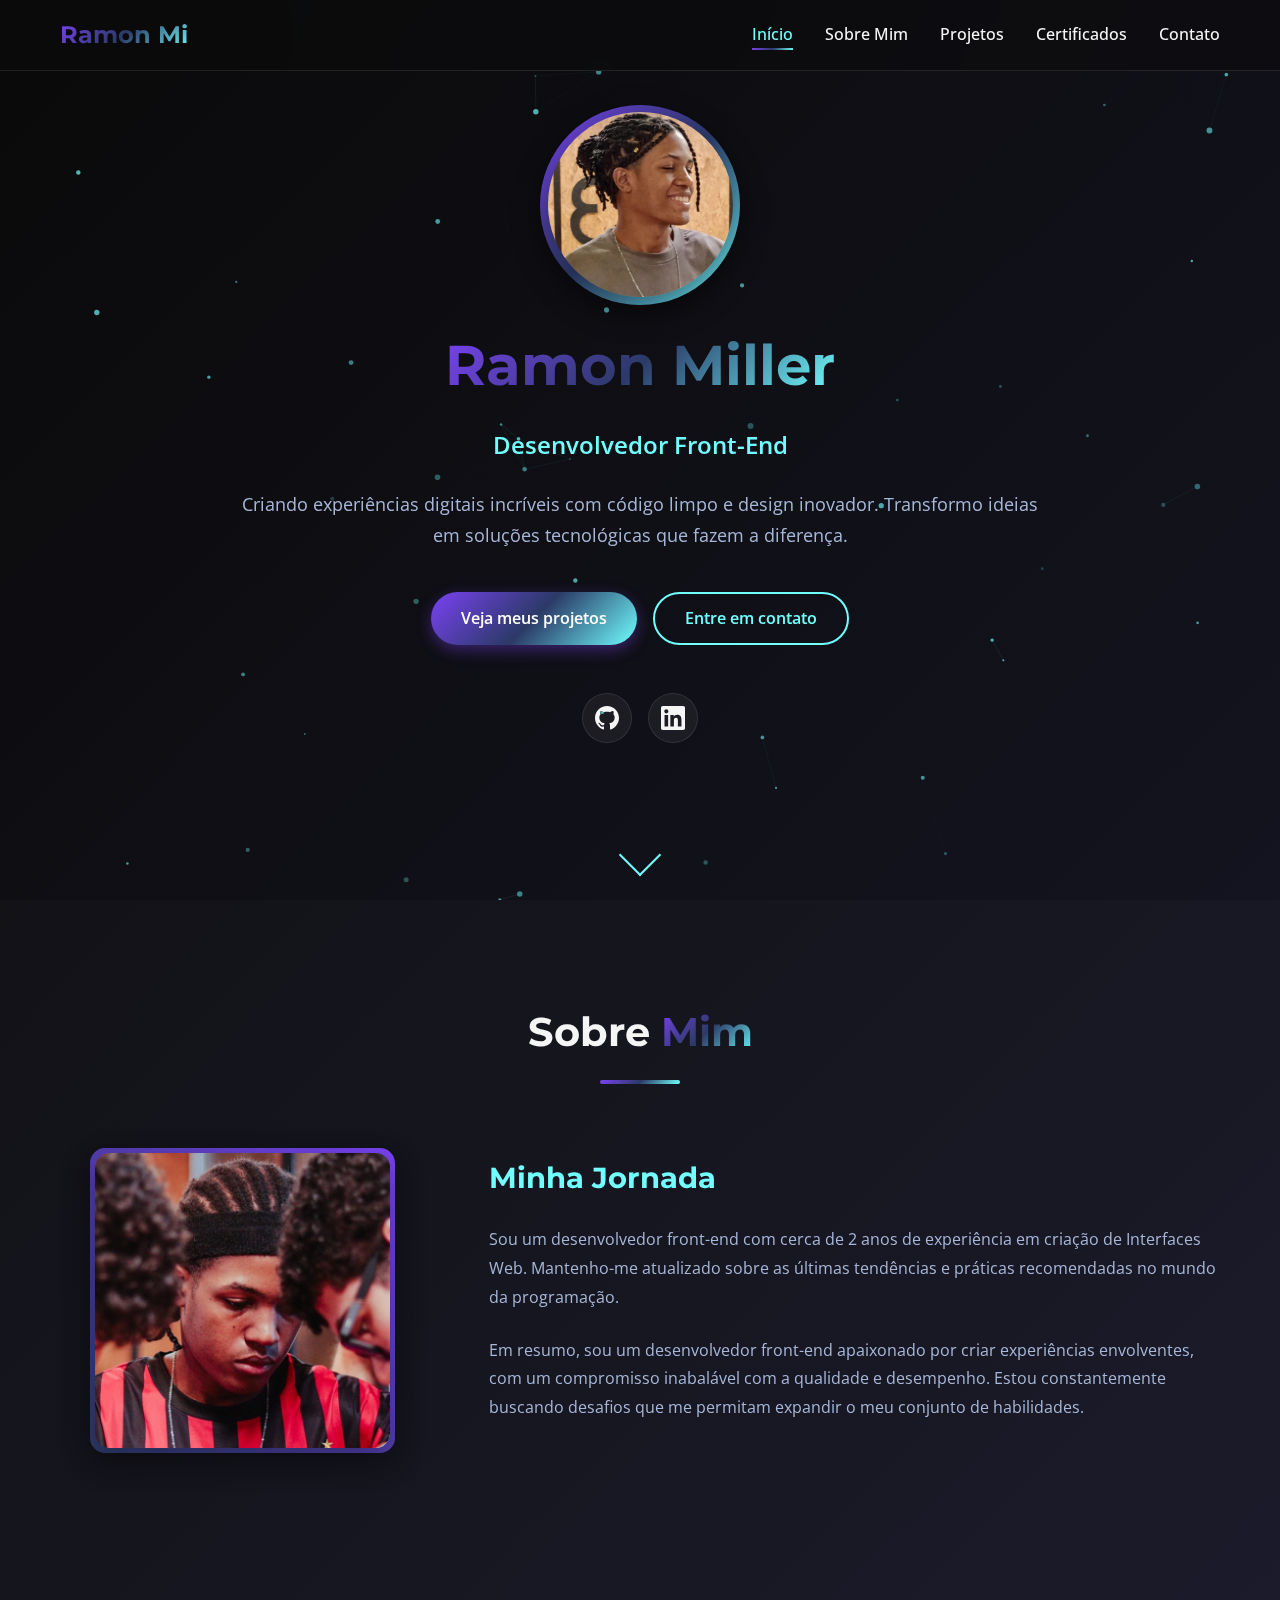
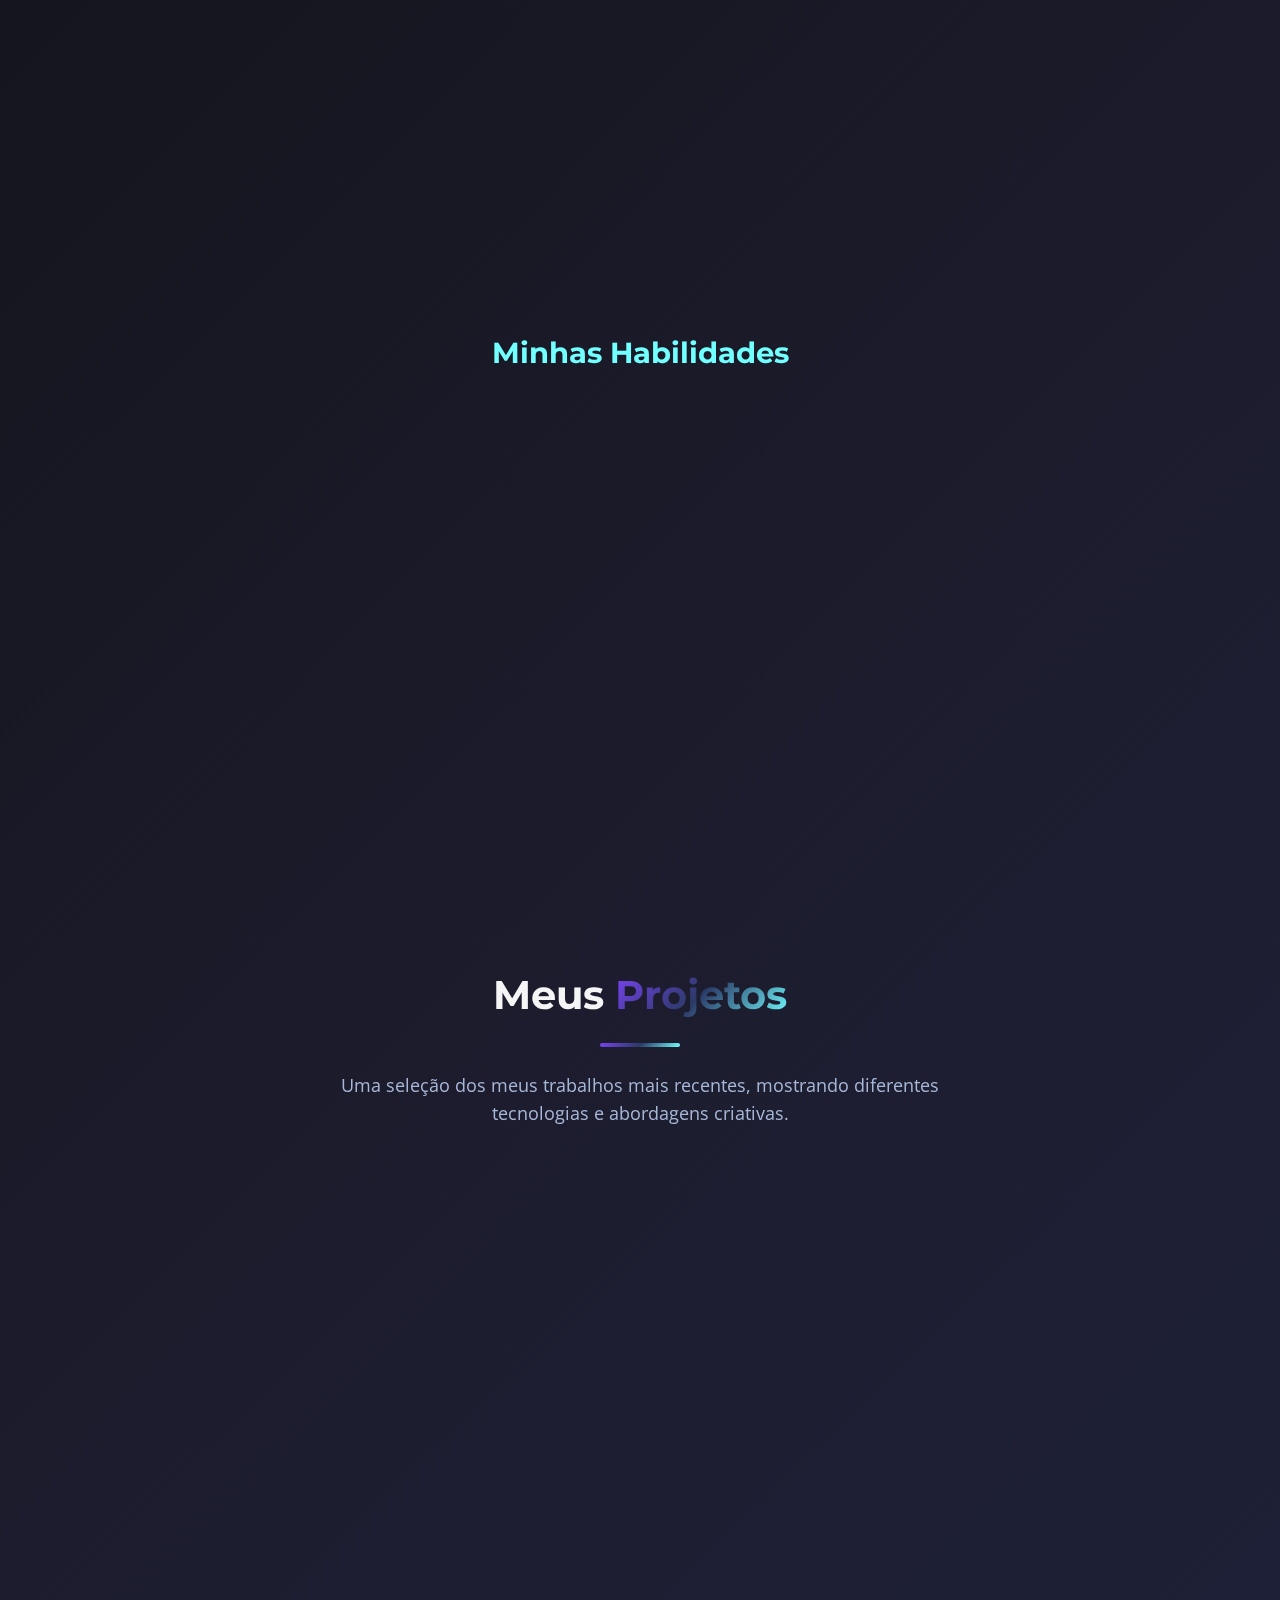
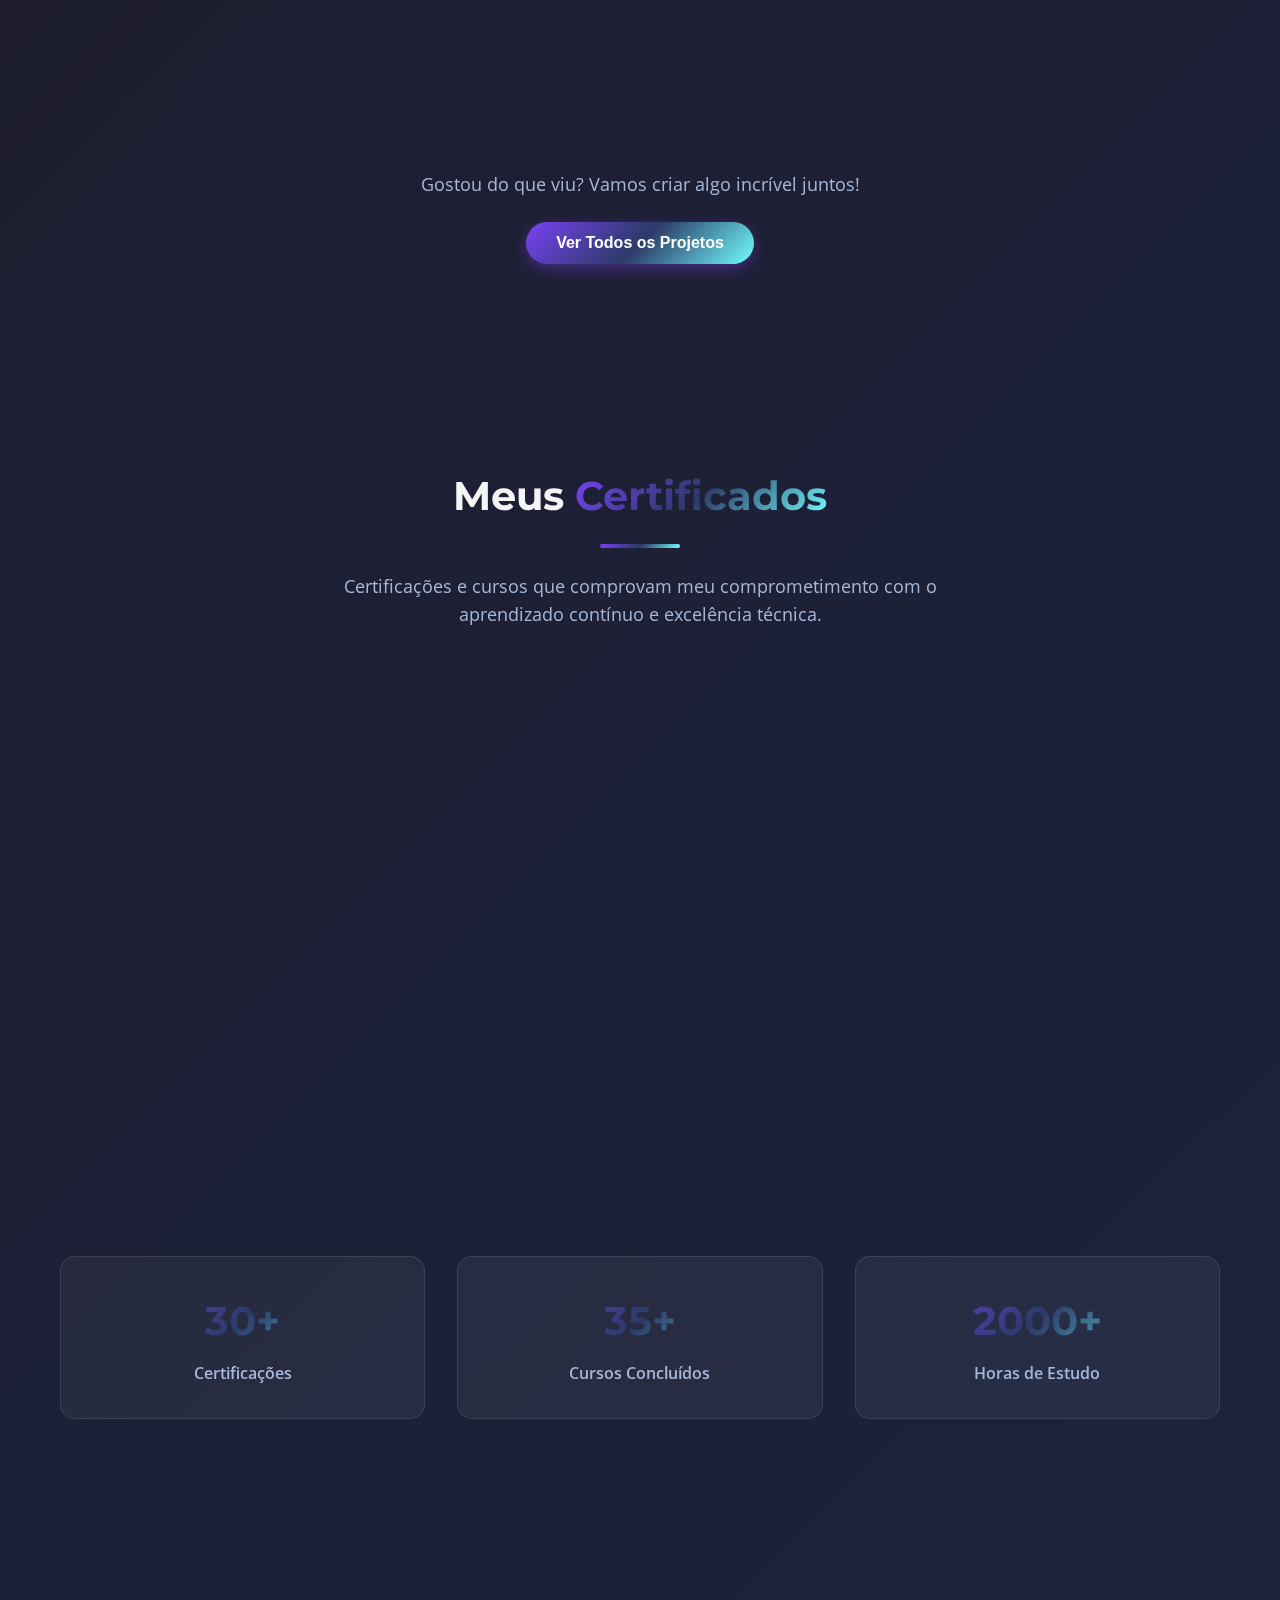
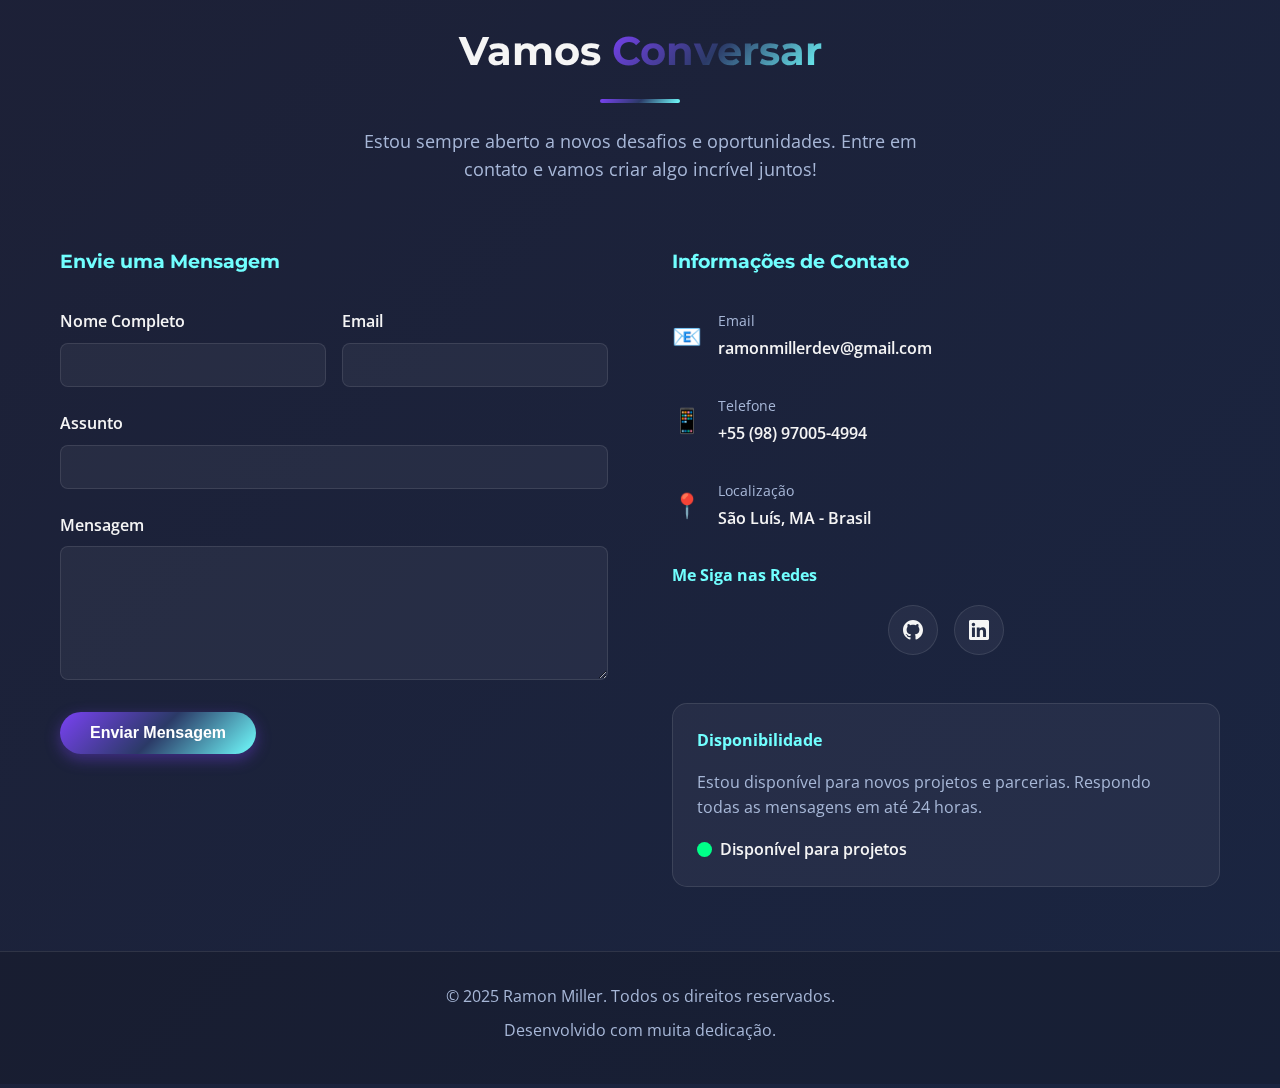
<file: index.html>
<!DOCTYPE html>
<html lang="pt-BR">
<head>
    <meta charset="UTF-8">
    <meta name="viewport" content="width=device-width, initial-scale=1.0">
    <title>Ramon Miller - Portfolio</title>
    <link rel="icon" type="image/png" href="/assets/favicon-portfolio.png">
    <link href="https://fonts.googleapis.com/css2?family=Montserrat:wght@400;600;700&family=Open+Sans:wght@400;500;600&display=swap" rel="stylesheet">
    <link rel="stylesheet" href="/styles/styles.css">
</head>
<body>
    <!-- Header -->
    <header class="header" id="header">
        <div class="container">
            <div class="nav-brand">
                <h1 class="name">Ramon Miller</h1>
            </div>

            <nav class="nav">
                <ul class="nav-list">
                    <li><a href="#home" class="nav-link active">Início</a></li>
                    <li><a href="#about" class="nav-link">Sobre Mim</a></li>
                    <li><a href="#projects" class="nav-link">Projetos</a></li>
                    <li><a href="#certificates" class="nav-link">Certificados</a></li>
                    <li><a href="#contact" class="nav-link">Contato</a></li>
                </ul>
                <div class="hamburger" id="hamburger">
                    <span></span>
                    <span></span>
                    <span></span>
                </div>
            </nav>
        </div>
    </header>

    <!-- Floating Particles Canvas -->
    <canvas id="particles-canvas"></canvas>

    <!-- Hero Section -->
    <section id="home" class="hero">
        <div class="container">
            <div class="hero-content">
                <div class="profile-image">
                    <div class="profile-placeholder">
                        <img id="profile-photo-home" src="/assets/foto-de-perfil.jpg" alt="Foto do Ramon Miller">
                    </div>
                </div>
                <h1 class="hero-title" class="name">
                    <span class="gradient-text" class="typewriter">Ramon Miller</span>
                </h1>
                <p class="hero-subtitle">Desenvolvedor Front-End</p>
                <p class="hero-description">
                    Criando experiências digitais incríveis com código limpo e design inovador. 
                    Transformo ideias em soluções tecnológicas que fazem a diferença.
                </p>
                <div class="hero-buttons">
                    <a href="#projects" class="btn btn-primary">Veja meus projetos</a>
                    <a href="#contact" class="btn btn-secondary">Entre em contato</a>
                </div>
                <div class="social-links">
                    <a href="https://github.com/ramonmiller" class="social-link" target="_blank">
                        <svg width="24" height="24" viewBox="0 0 24 24" fill="currentColor">
                            <path d="M12 0c-6.626 0-12 5.373-12 12 0 5.302 3.438 9.8 8.207 11.387.599.111.793-.261.793-.577v-2.234c-3.338.726-4.033-1.416-4.033-1.416-.546-1.387-1.333-1.756-1.333-1.756-1.089-.745.083-.729.083-.729 1.205.084 1.839 1.237 1.839 1.237 1.07 1.834 2.807 1.304 3.492.997.107-.775.418-1.305.762-1.604-2.665-.305-5.467-1.334-5.467-5.931 0-1.311.469-2.381 1.236-3.221-.124-.303-.535-1.524.117-3.176 0 0 1.008-.322 3.301 1.23.957-.266 1.983-.399 3.003-.404 1.02.005 2.047.138 3.006.404 2.291-1.552 3.297-1.23 3.297-1.23.653 1.653.242 2.874.118 3.176.77.84 1.235 1.911 1.235 3.221 0 4.609-2.807 5.624-5.479 5.921.43.372.823 1.102.823 2.222v3.293c0 .319.192.694.801.576 4.765-1.589 8.199-6.086 8.199-11.386 0-6.627-5.373-12-12-12z"/>
                        </svg>
                    </a>
                    <a href="https://www.linkedin.com/in/ramonmiller/" class="social-link" target="_blank">
                        <svg width="24" height="24" viewBox="0 0 24 24" fill="currentColor">
                            <path d="M20.447 20.452h-3.554v-5.569c0-1.328-.027-3.037-1.852-3.037-1.853 0-2.136 1.445-2.136 2.939v5.667H9.351V9h3.414v1.561h.046c.477-.9 1.637-1.85 3.37-1.85 3.601 0 4.267 2.37 4.267 5.455v6.286zM5.337 7.433c-1.144 0-2.063-.926-2.063-2.065 0-1.138.92-2.063 2.063-2.063 1.14 0 2.064.925 2.064 2.063 0 1.139-.925 2.065-2.064 2.065zm1.782 13.019H3.555V9h3.564v11.452zM22.225 0H1.771C.792 0 0 .774 0 1.729v20.542C0 23.227.792 24 1.771 24h20.451C23.2 24 24 23.227 24 22.271V1.729C24 .774 23.2 0 22.222 0h.003z"/>
                        </svg>
                    </a>
                </div>
                <div class="scroll-indicator">
                    <div class="scroll-arrow"></div>
                </div>
            </div>
        </div>
    </section>

    <!-- About Section -->
    <section id="about" class="about">
        <div class="container">
            <div class="section-header">
                <h2>Sobre <span class="gradient-text">Mim</span></h2>
                <div class="section-divider"></div>
            </div>
            <div class="about-content">
                <div class="about-image">
                    <div class="image-placeholder">
                        <img id="profile-photo-about" src="/assets/foto-nouhau.png" alt="Foto do Ramon Miller">
                    </div>
                </div>
                <div class="about-text">
                    <h3>Minha Jornada</h3>
                    <p>Sou um desenvolvedor front-end com cerca de 2 anos de experiência em criação de Interfaces Web. Mantenho-me atualizado sobre as últimas tendências e práticas recomendadas no mundo da programação.</p>
                    <p>Em resumo, sou um desenvolvedor front-end apaixonado por criar experiências envolventes, com um compromisso inabalável com a qualidade e desempenho. Estou constantemente buscando desafios que me permitam expandir o meu conjunto de habilidades.</p>
                </div>
            </div>
            <div class="features-grid">
                <div class="feature-card">
                    <div class="feature-icon">💻</div>
                    <h4>Desenvolvimento</h4>
                    <p>Código limpo, escalável e performático usando as melhores práticas do mercado.</p>
                </div>
                <div class="feature-card">
                    <div class="feature-icon">🎨</div>
                    <h4>Design</h4>
                    <p>Interfaces intuitivas e atrativas que proporcionam excelente experiência do usuário.</p>
                </div>
                <div class="feature-card">
                    <div class="feature-icon">📱</div>
                    <h4>Responsividade</h4>
                    <p>Interfaces adaptáveis que se ajustam perfeitamente a qualquer tela, garantindo experiência fluida em todos os dispositivos.</p>
                </div>
                <div class="feature-card">
                    <div class="feature-icon">👥</div>
                    <h4>Colaboração</h4>
                    <p>Trabalho em equipe eficaz com comunicação clara e entrega dentro dos prazos.</p>
                </div>
            </div>
            <div class="skills-section">
                <h3>Minhas Habilidades</h3>
                <div class="skills-grid">
                    <div class="skill-item">
                        <div class="skill-header">
                            <span>HTML</span>
                            <span class="skill-category">Frontend</span>
                        </div>
                        <div class="skill-bar">
                            <div class="skill-progress" data-width="80"></div>
                        </div>
                    </div>
                    <div class="skill-item">
                        <div class="skill-header">
                            <span>CSS</span>
                            <span class="skill-category">Frontend</span>
                        </div>
                        <div class="skill-bar">
                            <div class="skill-progress" data-width="90"></div>
                        </div>
                    </div>
                    <div class="skill-item">
                        <div class="skill-header">
                            <span>JavaScript</span>
                            <span class="skill-category">Frontend</span>
                        </div>
                        <div class="skill-bar">
                            <div class="skill-progress" data-width="70"></div>
                        </div>
                    </div>
                    <div class="skill-item">
                        <div class="skill-header">
                            <span>UI/UX Design</span>
                            <span class="skill-category">Design</span>
                        </div>
                        <div class="skill-bar">
                            <div class="skill-progress" data-width="60"></div>
                        </div>
                    </div>
                    <div class="skill-item">
                        <div class="skill-header">
                            <span>Python</span>
                            <span class="skill-category">Backend</span>
                        </div>
                        <div class="skill-bar">
                            <div class="skill-progress" data-width="40"></div>
                        </div>
                    </div>
                    <div class="skill-item">
                        <div class="skill-header">
                            <span>Git/GitHub</span>
                            <span class="skill-category">Git</span>
                        </div>
                        <div class="skill-bar">
                            <div class="skill-progress" data-width="70"></div>
                        </div>
                    </div>
                    <div class="skill-item">
                        <div class="skill-header">
                            <span>C#</span>
                            <span class="skill-category">Games/Backend</span>
                        </div>
                        <div class="skill-bar">
                            <div class="skill-progress" data-width="50"></div>
                        </div>
                    </div>
                    <div class="skill-item">
                        <div class="skill-header">
                            <span>Unity</span>
                            <span class="skill-category">Games</span>
                        </div>
                        <div class="skill-bar">
                            <div class="skill-progress" data-width="50"></div>
                        </div>
                    </div>
                    <div class="skill-item">
                        <div class="skill-header">
                            <span>Figma</span>
                            <span class="skill-category">Design</span>
                        </div>
                        <div class="skill-bar">
                            <div class="skill-progress" data-width="80"></div>
                        </div>
                    </div>
                </div>
            </div>
        </div>
    </section>

    <!-- Projects Section -->
    <section id="projects" class="projects">
        <div class="container">
            <div class="section-header">
                <h2>Meus <span class="gradient-text">Projetos</span></h2>
                <div class="section-divider"></div>
                <p>Uma seleção dos meus trabalhos mais recentes, mostrando diferentes tecnologias e abordagens criativas.</p>
            </div>
            <div class="projects-grid" id="projects-grid">
                <!-- Projects will be dynamically loaded here -->
            </div>
            <div class="section-cta">
                <p>Gostou do que viu? Vamos criar algo incrível juntos!</p>
                <button class="btn btn-primary">Ver Todos os Projetos</button>
            </div>
        </div>
    </section>

    <!-- Certificates Section -->
    <section id="certificates" class="certificates">
        <div class="container">
            <div class="section-header">
                <h2>Meus <span class="gradient-text">Certificados</span></h2>
                <div class="section-divider"></div>
                <p>Certificações e cursos que comprovam meu comprometimento com o aprendizado contínuo e excelência técnica.</p>
            </div>
            <div class="certificates-grid" id="certificates-grid">
                <!-- Certificates will be dynamically loaded here -->
            </div>
            <div class="stats-grid">
                <div class="stat-item">
                    <div class="stat-number">30+</div>
                    <div class="stat-label">Certificações</div>
                </div>
                <div class="stat-item">
                    <div class="stat-number">35+</div>
                    <div class="stat-label">Cursos Concluídos</div>
                </div>
                <div class="stat-item">
                    <div class="stat-number">2000+</div>
                    <div class="stat-label">Horas de Estudo</div>
                </div>
            </div>
        </div>
    </section>

    <!-- Contact Section -->
    <section id="contact" class="contact">
        <div class="container">
            <div class="section-header">
                <h2>Vamos <span class="gradient-text">Conversar</span></h2>
                <div class="section-divider"></div>
                <p>Estou sempre aberto a novos desafios e oportunidades.
                Entre em contato e vamos criar algo incrível juntos!</p>
            </div>
            <div class="contact-content">
                <div class="contact-form-container">
                    <h3>Envie uma Mensagem</h3>
                    <form action="https://formsubmit.co/ramonmillerdev@gmail.com" method="POST">
    <!-- Desativa o captcha padrão -->
    <input type="hidden" name="_captcha" value="false">

    <!-- Redireciona para sua página de agradecimento -->
    <!-- <input type="hidden" name="_next" value="/obrigado.html"> -->

    <!-- Seus campos -->
    <div class="form-row">
        <div class="form-group">
            <label for="name">Nome Completo</label>
            <input type="text" id="name" name="name" required>
        </div>
        <div class="form-group">
            <label for="email">Email</label>
            <input type="email" id="email" name="email" required>
        </div>
    </div>
    <div class="form-group">
        <label for="subject">Assunto</label>
        <input type="text" id="subject" name="subject" required>
    </div>
    <div class="form-group">
        <label for="message">Mensagem</label>
        <textarea id="message" name="message" rows="6" required></textarea>
    </div>
    <button type="submit" class="btn btn-primary">Enviar Mensagem</button>
</form>
                </div>
                <div class="contact-info">
                    <h3>Informações de Contato</h3>
                    <div class="contact-item">
                        <div class="contact-icon">📧</div>
                        <div class="contact-details">
                            <p>Email</p>
                            <a href="mailto:contato@ramonmiller.dev">ramonmillerdev@gmail.com</a>
                        </div>
                    </div>
                    <div class="contact-item">
                        <div class="contact-icon">📱</div>
                        <div class="contact-details">
                            <p>Telefone</p>
                            <a href="https://api.whatsapp.com/send?phone=5598970054994" target="_blank">+55 (98) 97005-4994</a>
                        </div>
                    </div>
                    <div class="contact-item">
                        <div class="contact-icon">📍</div>
                        <div class="contact-details">
                            <p>Localização</p>
                            <span>São Luís, MA - Brasil</span>
                        </div>
                    </div>
                    <div class="social-section">
                        <h4>Me Siga nas Redes</h4>
                        <div class="social-links">
                            <a href="https://github.com/ramonmiller" class="social-link" target="_blank">
                                <svg width="20" height="20" viewBox="0 0 24 24" fill="currentColor">
                                    <path d="M12 0c-6.626 0-12 5.373-12 12 0 5.302 3.438 9.8 8.207 11.387.599.111.793-.261.793-.577v-2.234c-3.338.726-4.033-1.416-4.033-1.416-.546-1.387-1.333-1.756-1.333-1.756-1.089-.745.083-.729.083-.729 1.205.084 1.839 1.237 1.839 1.237 1.07 1.834 2.807 1.304 3.492.997.107-.775.418-1.305.762-1.604-2.665-.305-5.467-1.334-5.467-5.931 0-1.311.469-2.381 1.236-3.221-.124-.303-.535-1.524.117-3.176 0 0 1.008-.322 3.301 1.23.957-.266 1.983-.399 3.003-.404 1.02.005 2.047.138 3.006.404 2.291-1.552 3.297-1.23 3.297-1.23.653 1.653.242 2.874.118 3.176.77.84 1.235 1.911 1.235 3.221 0 4.609-2.807 5.624-5.479 5.921.43.372.823 1.102.823 2.222v3.293c0 .319.192.694.801.576 4.765-1.589 8.199-6.086 8.199-11.386 0-6.627-5.373-12-12-12z"/>
                                </svg>
                            </a>
                            <a href="https://www.linkedin.com/in/ramonmiller/" class="social-link" target="_blank">
                                <svg width="20" height="20" viewBox="0 0 24 24" fill="currentColor">
                                    <path d="M20.447 20.452h-3.554v-5.569c0-1.328-.027-3.037-1.852-3.037-1.853 0-2.136 1.445-2.136 2.939v5.667H9.351V9h3.414v1.561h.046c.477-.9 1.637-1.85 3.37-1.85 3.601 0 4.267 2.37 4.267 5.455v6.286zM5.337 7.433c-1.144 0-2.063-.926-2.063-2.065 0-1.138.92-2.063 2.063-2.063 1.14 0 2.064.925 2.064 2.063 0 1.139-.925 2.065-2.064 2.065zm1.782 13.019H3.555V9h3.564v11.452zM22.225 0H1.771C.792 0 0 .774 0 1.729v20.542C0 23.227.792 24 1.771 24h20.451C23.2 24 24 23.227 24 22.271V1.729C24 .774 23.2 0 22.222 0h.003z"/>
                                </svg>
                            </a>
                        </div>
                    </div>
                    <div class="availability">
                        <h4>Disponibilidade</h4>
                        <p>Estou disponível para novos projetos e parcerias. Respondo todas as mensagens em até 24 horas.</p>
                        <div class="status">
                            <div class="status-indicator"></div>
                            <span>Disponível para projetos</span>
                        </div>
                    </div>
                </div>
            </div>
        </div>
        <footer class="footer">
            <div class="container">
                <p>&copy; 2025 Ramon Miller. Todos os direitos reservados.</p>
                <p>Desenvolvido com muita dedicação.</p>
            </div>
        </footer>
    </section>

    <script src="/script/script.js"></script>
</body>
</html>
</file>
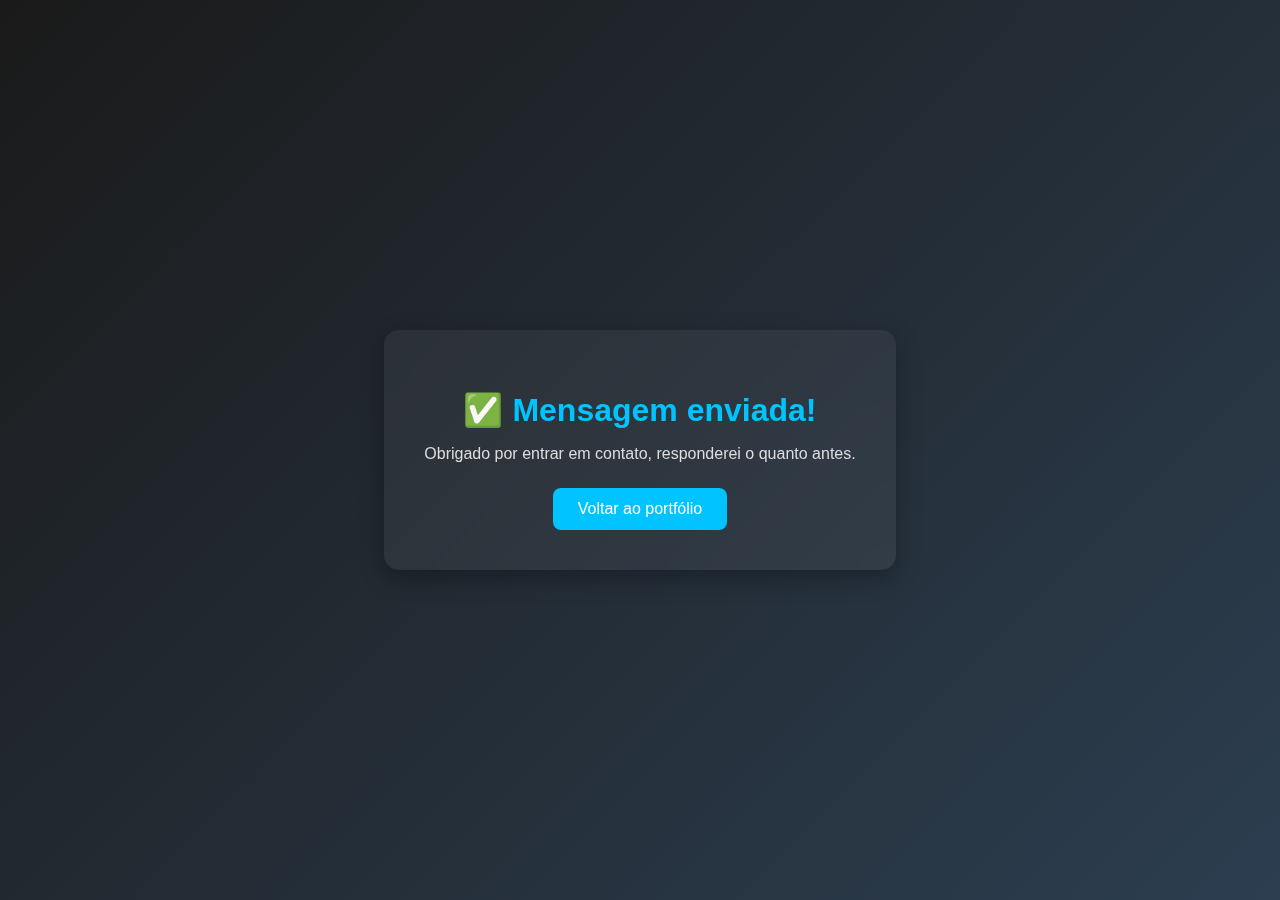
<file: obrigado.html>
<!DOCTYPE html>
<html lang="pt-BR">
<head>
  <meta charset="UTF-8">
  <meta name="viewport" content="width=device-width, initial-scale=1.0">
  <title>Obrigado!</title>
  <style>
    body {
      margin: 0;
      font-family: 'Segoe UI', Tahoma, Geneva, Verdana, sans-serif;
      background: linear-gradient(135deg, #1a1a1a, #2c3e50);
      color: #fff;
      display: flex;
      align-items: center;
      justify-content: center;
      height: 100vh;
      text-align: center;
    }

    .container {
      background: rgba(255, 255, 255, 0.05);
      padding: 40px;
      border-radius: 15px;
      backdrop-filter: blur(10px);
      box-shadow: 0 8px 25px rgba(0,0,0,0.3);
      max-width: 450px;
    }

    h1 {
      font-size: 2rem;
      margin-bottom: 15px;
      color: #00c3ff;
    }

    p {
      font-size: 1rem;
      margin-bottom: 25px;
      color: #ddd;
    }

    a {
      display: inline-block;
      padding: 12px 25px;
      font-size: 1rem;
      text-decoration: none;
      color: #fff;
      background: #00c3ff;
      border-radius: 8px;
      transition: 0.3s ease;
    }

    a:hover {
      background: #0099cc;
      transform: scale(1.05);
    }
  </style>
</head>
<body>
  <div class="container">
    <h1>✅ Mensagem enviada!</h1>
    <p>Obrigado por entrar em contato, responderei o quanto antes.</p>
    <a href="index.html">Voltar ao portfólio</a>
  </div>
</body>
</html>
</file>
<file: styles/styles.css>
/* Reset e Base */
* {
    margin: 0;
    padding: 0;
    box-sizing: border-box;
}

html {
    scroll-behavior: smooth;
}

body {
    font-family: 'Open Sans', sans-serif;
    line-height: 1.6;
    color: #f5f5f5;
    background: linear-gradient(135deg, #0a0a0a 0%, #1a1a2e 50%, #16213e 100%);
    overflow-x: hidden;
}

::-webkit-scrollbar {
  width: 10px;
  height: 10px;
}

::-webkit-scrollbar-track {
  background: #000000de;
}

::-webkit-scrollbar-thumb {
  background: linear-gradient(180deg, var(--secondary-purple), var(--primary-blue), var(--accent-cyan)); /* cor da barra */
  border-radius: 10px;
}

::-webkit-scrollbar-thumb:hover {
  background: linear-gradient(var(--secondary-purple), var(--primary-blue), var(--accent-cyan));
}

.container {
    max-width: 1200px;
    margin: 0 auto;
    padding: 0 20px;
}

/* Variáveis CSS */
:root {
    --primary-blue: #2B3A67;
    --secondary-purple: #7A42F4;
    --accent-cyan: #71ffff;
    --light-gray: #f5f5f5;
    --lavender: #E6E6FA;
    --pastel-blue: #A7B7D7;
    --dark-bg: #0a0a0a;
    --card-bg: rgba(255, 255, 255, 0.05);
    --border-color: rgba(255, 255, 255, 0.1);
    --shadow: 0 10px 30px rgba(0, 0, 0, 0.3);
    --gradient-primary: linear-gradient(135deg, var(--secondary-purple), var(--primary-blue), var(--accent-cyan));
    --gradient-secondary: linear-gradient(45deg, var(--primary-blue), var(--secondary-purple));
}

/* Header */
.header {
    position: fixed;
    top: 0;
    left: 0;
    right: 0;
    background: rgba(10, 10, 10, 0.4);
    backdrop-filter: blur(20px);
    border-bottom: 1px solid var(--border-color);
    z-index: 1000;
    transition: all 0.3s ease;
}

.header .container {
    display: flex;
    justify-content: space-between;
    align-items: center;
    padding: 1rem 20px;
}

.nav-brand h1 {
    font-family: 'Montserrat', sans-serif;
    font-weight: 700;
    font-size: 1.5rem;
    background: var(--gradient-primary);
    -webkit-background-clip: text;
    -webkit-text-fill-color: transparent;
    background-clip: text;
}

.nav-list {
    display: flex;
    list-style: none;
    gap: 2rem;
}

.nav-link {
    color: var(--light-gray);
    text-decoration: none;
    font-weight: 500;
    transition: all 0.3s ease;
    position: relative;
}

.nav-link:hover,
.nav-link.active {
    color: var(--accent-cyan);
}

.nav-link::after {
    content: '';
    position: absolute;
    bottom: -5px;
    left: 0;
    width: 0;
    height: 2px;
    background: var(--gradient-primary);
    transition: width 0.3s ease;
}

.nav-link:hover::after,
.nav-link.active::after {
    width: 100%;
}

.hamburger {
    display: none;
    flex-direction: column;
    cursor: pointer;
    gap: 4px;
}

.hamburger span {
    width: 25px;
    height: 3px;
    background: var(--light-gray);
    transition: all 0.3s ease;
}

.hamburger.active span:nth-child(1) {
    transform: rotate(45deg) translate(5px, 5px);
}

.hamburger.active span:nth-child(2) {
    opacity: 0;
}

.hamburger.active span:nth-child(3) {
    transform: rotate(-45deg) translate(7px, -6px);
}

/* Particles Canvas */
#particles-canvas {
    position: fixed;
    top: 0;
    left: 0;
    width: 100%;
    height: 100%;
    z-index: -1;
    pointer-events: none;
}

/* Hero Section */
.hero {
    min-height: 100vh;
    display: flex;
    align-items: center;
    justify-content: center;
    text-align: center;
    position: relative;
    padding-top: 80px;
}

.hero-content {
    max-width: 800px;
    animation: fadeInUp 1s ease-out;
}

.profile-image {
    margin-top: 1rem;
    margin-bottom: 1rem;
}

#profile-photo-home {
        width: 150px;
        height: 150px;
}

.profile-placeholder {
    width: 200px;
    height: 200px;
    border-radius: 50%;
    background: var(--gradient-primary);
    display: flex;
    align-items: center;
    justify-content: center;
    font-size: 2rem;
    font-weight: bold;
    color: white;
    margin: 0 auto;
    box-shadow: var(--shadow);
    animation: pulse 5s infinite;
}

#profile-photo-home {
    width: 185px;
    height: 185px;
    border-radius: 50%;
    background: var(--gradient-primary);
    display: flex;
    align-items: center;
    justify-content: center;
    font-size: 2rem;
    font-weight: bold;
    color: white;
    margin: 0 auto;
    box-shadow: var(--shadow);
    animation: pulse 2.5s infinite;
}

#profile-photo-about {
    width: 295px;
    height: 295px;
    border-radius: 5%;
    background: var(--gradient-primary);
    display: flex;
    align-items: center;
    justify-content: center;
    font-size: 2rem;
    font-weight: bold;
    color: white;
    margin: 0 auto;
    box-shadow: var(--shadow);
}

.hero-title {
    font-family: 'Montserrat', sans-serif;
    font-size: 3.5rem;
    font-weight: 700;
    margin-bottom: 1rem;
}

.gradient-text {
    background: var(--gradient-primary);
    -webkit-background-clip: text;
    -webkit-text-fill-color: transparent;
    background-clip: text;
    animation: gradientShift 3s ease-in-out infinite;
}

.hero-subtitle {
    font-size: 1.5rem;
    color: var(--accent-cyan);
    margin-bottom: 1.5rem;
    font-weight: 600;
}

.hero-description {
    font-size: 1.1rem;
    color: var(--pastel-blue);
    margin-bottom: 2.5rem;
    line-height: 1.8;
}

.hero-buttons {
    display: flex;
    gap: 1rem;
    justify-content: center;
    margin-bottom: 3rem;
    flex-wrap: wrap;
}

.btn {
    padding: 12px 30px;
    border: none;
    border-radius: 50px;
    font-weight: 600;
    text-decoration: none;
    display: inline-flex;
    align-items: center;
    gap: 8px;
    transition: all 0.3s ease;
    cursor: pointer;
    font-size: 1rem;
}

.btn-primary {
    background: var(--gradient-primary);
    color: white;
    box-shadow: 0 5px 15px rgba(122, 66, 244, 0.4);
}

.btn-primary:hover {
    transform: translateY(-2px);
    box-shadow: 0 8px 25px rgba(122, 66, 244, 0.6);
}

.btn-secondary {
    background: transparent;
    color: var(--accent-cyan);
    border: 2px solid var(--accent-cyan);
}

.btn-secondary:hover {
    background: var(--accent-cyan);
    color: var(--dark-bg);
    transform: translateY(-2px);
}

.social-links {
    display: flex;
    justify-content: center;
    gap: 1rem;
    margin-bottom: 3rem;
}

.social-link {
    width: 50px;
    height: 50px;
    border-radius: 50%;
    background: var(--card-bg);
    border: 1px solid var(--border-color);
    display: flex;
    align-items: center;
    justify-content: center;
    color: var(--light-gray);
    transition: all 0.3s ease;
    text-decoration: none;
}

.social-link:hover {
    background: var(--gradient-primary);
    transform: translateY(-3px);
    box-shadow: var(--shadow);
}

.scroll-indicator {
    position: absolute;
    bottom: 30px;
    left: 50%;
    transform: translateX(-50%);
}

.scroll-arrow {
    width: 30px;
    height: 30px;
    border: 2px solid var(--accent-cyan);
    border-top: none;
    border-left: none;
    transform: rotate(45deg);
    animation: bounce 2s infinite;
}

/* Section Styles */
section {
    padding: 100px 0;
}

.section-header {
    text-align: center;
    margin-bottom: 4rem;
}

.section-header h2 {
    font-family: 'Montserrat', sans-serif;
    font-size: 2.5rem;
    font-weight: 700;
    margin-bottom: 1rem;
}

.section-divider {
    width: 80px;
    height: 4px;
    background: var(--gradient-primary);
    margin: 0 auto 1.5rem;
    border-radius: 2px;
}

.section-header p {
    font-size: 1.1rem;
    color: var(--pastel-blue);
    max-width: 600px;
    margin: 0 auto;
}

/* About Section */
.about {
    background: rgba(255, 255, 255, 0.02);
}

.about-content {
    display: grid;
    grid-template-columns: 1fr 2fr;
    gap: 4rem;
    align-items: center;
    margin-bottom: 4rem;
}

.about-image {
    text-align: center;
}

.image-placeholder {
    width: 305px;
    height: 305px;
    border-radius: 5%;
    background: var(--gradient-secondary);
    display: flex;
    align-items: center;
    justify-content: center;
    font-size: 3rem;
    font-weight: bold;
    color: white;
    margin: 0 auto;
    box-shadow: var(--shadow);
}

.about-text h3 {
    font-family: 'Montserrat', sans-serif;
    font-size: 1.8rem;
    margin-bottom: 1.5rem;
    color: var(--accent-cyan);
}

.about-text p {
    margin-bottom: 1.5rem;
    color: var(--pastel-blue);
    line-height: 1.8;
}

.features-grid {
    display: grid;
    grid-template-columns: repeat(auto-fit, minmax(250px, 1fr));
    gap: 2rem;
    margin-bottom: 4rem;
}

.feature-card {
    background: var(--card-bg);
    border: 1px solid var(--border-color);
    border-radius: 15px;
    padding: 2rem;
    text-align: center;
    transition: all 0.3s ease;
}

.feature-card:hover {
    transform: translateY(-5px);
    box-shadow: var(--shadow);
    border-color: var(--secondary-purple);
}

.feature-icon {
    font-size: 2.5rem;
    margin-bottom: 1rem;
}

.feature-card h4 {
    font-family: 'Montserrat', sans-serif;
    font-size: 1.3rem;
    margin-bottom: 1rem;
    color: var(--accent-cyan);
}

.feature-card p {
    color: var(--pastel-blue);
    line-height: 1.6;
}

.skills-section h3 {
    font-family: 'Montserrat', sans-serif;
    font-size: 1.8rem;
    margin-bottom: 2rem;
    text-align: center;
    color: var(--accent-cyan);
}

.skills-grid {
    display: grid;
    grid-template-columns: repeat(auto-fit, minmax(300px, 1fr));
    gap: 1.5rem;
}

.skill-item {
    background: var(--card-bg);
    border: 1px solid var(--border-color);
    border-radius: 10px;
    padding: 1.5rem;
}

.skill-item:hover {
    transform: translateY(-5px);
    box-shadow: var(--shadow);
    border-color: var(--secondary-purple);
}

.skill-header {
    display: flex;
    justify-content: space-between;
    align-items: center;
    margin-bottom: 1rem;
}

.skill-category {
    background: var(--gradient-primary);
    color: white;
    padding: 4px 12px;
    border-radius: 20px;
    font-size: 0.8rem;
    font-weight: 600;
}

.skill-bar {
    height: 8px;
    background: rgba(255, 255, 255, 0.1);
    border-radius: 4px;
    overflow: hidden;
}

.skill-progress {
    height: 100%;
    background: var(--gradient-primary);
    border-radius: 4px;
    width: 0;
    transition: width 1s ease-out;
}

/* Projects Section */
.projects {
    background: rgba(255, 255, 255, 0.02);
}

.filter-buttons {
    display: flex;
    justify-content: center;
    gap: 1rem;
    margin-bottom: 3rem;
    flex-wrap: wrap;
}

.filter-btn {
    padding: 8px 20px;
    background: transparent;
    border: 2px solid var(--border-color);
    border-radius: 25px;
    color: var(--light-gray);
    cursor: pointer;
    transition: all 0.3s ease;
    font-weight: 500;
}

.filter-btn:hover,
.filter-btn.active {
    background: var(--gradient-primary);
    border-color: var(--secondary-purple);
    color: white;
}

.projects-grid {
    display: grid;
    grid-template-columns: repeat(auto-fit, minmax(350px, 1fr));
    gap: 2rem;
    margin-bottom: 3rem;
}

.project-card {
    background: var(--card-bg);
    border: 1px solid var(--border-color);
    border-radius: 15px;
    overflow: hidden;
    transition: all 0.3s ease;
    position: relative;
}

.project-card:hover {
    transform: translateY(-5px);
    box-shadow: var(--shadow);
    border-color: var(--secondary-purple);
}

.project-img {
    width: 100%;
    height: 200px;
    object-fit: cover;
    display: block;
}

.project-placeholder {
    width: 100%;
    height: 100%;
    display: flex;
    align-items: center;
    justify-content: center;
    font-size: 3rem;
    color: white;
    font-weight: bold;
}

.project-overlay {
    position: absolute;
    top: 0;
    left: 0;
    right: 0;
    bottom: 0;
    background: rgba(122, 66, 244, 0.9);
    display: flex;
    align-items: center;
    justify-content: center;
    opacity: 0;
    transition: opacity 0.3s ease;
}

.project-content {
    padding: 1.5rem;
}

.project-title {
    font-family: 'Montserrat', sans-serif;
    font-size: 1.3rem;
    margin-bottom: 0.5rem;
    color: var(--accent-cyan);
}

.project-category {
    color: var(--secondary-purple);
    font-size: 0.9rem;
    margin-bottom: 1rem;
    font-weight: 600;
}

.project-description {
    color: var(--pastel-blue);
    line-height: 1.6;
    margin-bottom: 1rem;
}

.project-tech {
    display: flex;
    flex-wrap: wrap;
    gap: 0.5rem;
}

.tech-tag {
    background: rgba(113, 255, 255, 0.1);
    color: var(--accent-cyan);
    padding: 4px 8px;
    border-radius: 12px;
    font-size: 0.8rem;
    border: 1px solid rgba(113, 255, 255, 0.3);
}

.section-cta {
    text-align: center;
    margin-top: 3rem;
}

.section-cta p {
    font-size: 1.1rem;
    color: var(--pastel-blue);
    margin-bottom: 1.5rem;
}

/* Certificates Section */
.certificates {
    background: rgba(255, 255, 255, 0.02);
}

.cert-filter-btn {
    padding: 8px 20px;
    background: transparent;
    border: 2px solid var(--border-color);
    border-radius: 25px;
    color: var(--light-gray);
    cursor: pointer;
    transition: all 0.3s ease;
    font-weight: 500;
}

.cert-filter-btn:hover,
.cert-filter-btn.active {
    background: var(--gradient-primary);
    border-color: var(--secondary-purple);
    color: white;
}

.certificates-grid {
    display: grid;
    grid-template-columns: repeat(auto-fit, minmax(300px, 1fr));
    gap: 2rem;
    margin-bottom: 4rem;
}

.certificate-card {
    background: var(--card-bg);
    border: 1px solid var(--border-color);
    border-radius: 15px;
    padding: 1.5rem;
    transition: all 0.3s ease;
    position: relative;
}

.certificate-card:hover {
    transform: translateY(-5px);
    box-shadow: var(--shadow);
    border-color: var(--secondary-purple);
}

.certificate-card.featured {
    border-color: var(--accent-cyan);
    background: rgba(113, 255, 255, 0.05);
}

.certificate-card.featured::before {
    content: '⭐ Destaque';
    position: absolute;
    top: -10px;
    right: 15px;
    background: var(--gradient-primary);
    color: white;
    padding: 4px 12px;
    border-radius: 15px;
    font-size: 0.8rem;
    font-weight: 600;
}

.cert-header {
    display: flex;
    align-items: center;
    gap: 1rem;
    margin-bottom: 1rem;
}

.cert-icon {
    width: 50px;
    height: 50px;
    border-radius: 10px;
    background: var(--gradient-secondary);
    display: flex;
    align-items: center;
    justify-content: center;
    font-size: 1.5rem;
    color: white;
}

.cert-info h4 {
    font-family: 'Montserrat', sans-serif;
    color: var(--accent-cyan);
    margin-bottom: 0.25rem;
}

.cert-institution {
    color: var(--secondary-purple);
    font-size: 0.9rem;
    font-weight: 600;
}

.cert-date {
    color: var(--pastel-blue);
    font-size: 0.8rem;
    margin-bottom: 1rem;
}

.cert-description {
    color: var(--pastel-blue);
    line-height: 1.6;
    margin-bottom: 1rem;
}

.cert-skills {
    display: flex;
    flex-wrap: wrap;
    gap: 0.5rem;
    margin-bottom: 1rem;
}

.skill-badge {
    background: rgba(122, 66, 244, 0.1);
    color: var(--secondary-purple);
    padding: 4px 8px;
    border-radius: 12px;
    font-size: 0.8rem;
    border: 1px solid rgba(122, 66, 244, 0.3);
}

.cert-link {
    display: inline-flex;
    align-items: center;
    gap: 0.5rem;
    color: var(--accent-cyan);
    text-decoration: none;
    font-weight: 600;
    font-size: 0.9rem;
    transition: color 0.3s ease;
}

.cert-link:hover {
    color: var(--secondary-purple);
}

.stats-grid {
    display: grid;
    grid-template-columns: repeat(auto-fit, minmax(200px, 1fr));
    gap: 2rem;
    margin-top: 4rem;
}

.stat-item {
    text-align: center;
    padding: 2rem;
    background: var(--card-bg);
    border: 1px solid var(--border-color);
    border-radius: 15px;
    transition: all 0.3s ease;
}

.stat-item:hover {
    transform: translateY(-5px);
    box-shadow: var(--shadow);
        border-color: var(--secondary-purple);
}

.stat-number {
    font-family: 'Montserrat', sans-serif;
    font-size: 2.5rem;
    font-weight: 700;
    background: var(--gradient-primary);
    -webkit-background-clip: text;
    -webkit-text-fill-color: transparent;
    background-clip: text;
    margin-bottom: 0.5rem;
}

.stat-label {
    color: var(--pastel-blue);
    font-weight: 600;
}

/* Contact Section */
.contact {
    background: rgba(255, 255, 255, 0.02);
}

.contact-content {
    display: grid;
    grid-template-columns: 1fr 1fr;
    gap: 4rem;
}

.contact-form-container h3,
.contact-info h3 {
    font-family: 'Montserrat', sans-serif;
    color: var(--accent-cyan);
    margin-bottom: 2rem;
}

.form-row {
    display: grid;
    grid-template-columns: 1fr 1fr;
    gap: 1rem;
}

.form-group {
    margin-bottom: 1.5rem;
}

.form-group label {
    display: block;
    margin-bottom: 0.5rem;
    color: var(--light-gray);
    font-weight: 600;
}

.form-group input,
.form-group textarea {
    width: 100%;
    padding: 12px 16px;
    background: var(--card-bg);
    border: 1px solid var(--border-color);
    border-radius: 8px;
    color: var(--light-gray);
    font-size: 1rem;
    transition: all 0.3s ease;
}

.form-group input:focus,
.form-group textarea:focus {
    outline: none;
    border-color: var(--secondary-purple);
    box-shadow: 0 0 0 3px rgba(122, 66, 244, 0.1);
}

.contact-item {
    display: flex;
    align-items: center;
    gap: 1rem;
    margin-bottom: 2rem;
}

.contact-icon {
    font-size: 1.5rem;
}

.contact-details p {
    color: var(--pastel-blue);
    margin-bottom: 0.25rem;
    font-size: 0.9rem;
}

.contact-details a,
.contact-details span {
    color: var(--light-gray);
    text-decoration: none;
    font-weight: 600;
}

.contact-details a:hover {
    color: var(--accent-cyan);
}

.social-section {
    margin: 2rem 0;
}

.social-section h4 {
    color: var(--accent-cyan);
    margin-bottom: 1rem;
}

.availability {
    background: var(--card-bg);
    border: 1px solid var(--border-color);
    border-radius: 15px;
    padding: 1.5rem;
    margin-top: 2rem;
}

.availability h4 {
    color: var(--accent-cyan);
    margin-bottom: 1rem;
}

.availability p {
    color: var(--pastel-blue);
    margin-bottom: 1rem;
    line-height: 1.6;
}

.status {
    display: flex;
    align-items: center;
    gap: 0.5rem;
}

.status-indicator {
    width: 15px;
    height: 15px;
    border-radius: 50%;
    background: #00ff88;
    animation: pulse 1s infinite;
}

.status span {
    color: var(--light-gray);
    font-weight: 600;
}

/* Footer */
.footer {
    text-align: center;
    padding: 2rem 0;
    background: rgba(10, 10, 10, 0.2);
    /* backdrop-filter: blur(50px); */
    border-top: 1px solid var(--border-color);
    margin-top: 4rem;
    margin-bottom: -6rem;
}

.footer p {
    color: var(--pastel-blue);
    margin-bottom: 0.5rem;
}

/* Animations */
@keyframes fadeInUp {
    from {
        opacity: 0;
        transform: translateY(30px);
    }
    to {
        opacity: 1;
        transform: translateY(0);
    }
}

@keyframes pulse {
    0%, 100% {
        transform: scale(1);
    }
    50% {
        transform: scale(1.05);
    }
}

@keyframes bounce {
    0%, 20%, 50%, 80%, 100% {
        transform: translateX(-50%) translateY(0);
    }
    40% {
        transform: translateX(-50%) translateY(-10px);
    }
    60% {
        transform: translateX(-50%) translateY(-5px);
    }
}

@keyframes gradientShift {
    0%, 100% {
        background-position: 0% 50%;
    }
    50% {
        background-position: 100% 50%;
    }
}

.fade-in {
    opacity: 0;
    transform: translateY(30px);
    transition: all 0.6s ease;
}

.fade-in.visible {
    opacity: 1;
    transform: translateY(0);
}

/* Responsive Design */
@media (max-width: 768px) {
    .hero {
        padding-top: 100px;
    }
    
    .hamburger {
        display: flex;
    }
    
    .nav-list {
        position: fixed;
        top: 70px;
        left: -100%;
        width: 100%;
        height: calc(100vh - 70px);
        background: rgba(10, 10, 10, 0.98);
        backdrop-filter: blur(20px);
        flex-direction: column;
        justify-content: flex-start;
        align-items: center;
        padding-top: 2rem;
        transition: left 0.3s ease;
    }
    
    .nav-list.active {
        left: 0;
    }
    
    .nav-list li {
        margin: 1rem 0;
    }
    
    .hero-title {
        font-size: 2.5rem;
    }
    
    .hero-buttons {
        flex-direction: column;
        align-items: center;
    }
    
    .about-content {
        grid-template-columns: 1fr;
        text-align: center;
        gap: 2rem;
    }
    
    .contact-content {
        grid-template-columns: 1fr;
        gap: 2rem;
    }
    
    .form-row {
        grid-template-columns: 1fr;
    }
    
    .features-grid,
    .projects-grid,
    .certificates-grid {
        grid-template-columns: 1fr;
    }
    
    .skills-grid {
        grid-template-columns: 1fr;
    }
    
    .filter-buttons {
        flex-wrap: wrap;
        gap: 0.5rem;
    }
    
    .filter-btn,
    .cert-filter-btn {
        padding: 6px 16px;
        font-size: 0.9rem;
    }
}

@media (max-width: 480px) {
    .container {
        padding: 0 15px;
    }
    
    .hero-title {
        font-size: 2rem;
    }
    
    .hero-subtitle {
        font-size: 1.2rem;
    }
    
    .section-header h2 {
        font-size: 2rem;
    }
    
    .profile-placeholder,
    .image-placeholder {
        width: 180px;
        height: 180px;
        font-size: 2rem;
    }

    #profile-photo-home {
        width: 165px;
        height: 165px;
    }

    #profile-photo-about {
        width: 175px;
        height: 175px;
    }
    
    .btn {
        padding: 10px 24px;
        font-size: 0.9rem;
    }
    
    .social-links {
        gap: 0.5rem;
    }
    
    .social-link {
        width: 45px;
        height: 45px;
    }
    
    .feature-card,
    .project-card,
    .certificate-card {
        padding: 1.5rem;
    }
    
    .stats-grid {
        grid-template-columns: repeat(2, 1fr);
        gap: 1rem;
    }
    
    .stat-number {
        font-size: 2rem;
    }
}
</file>
